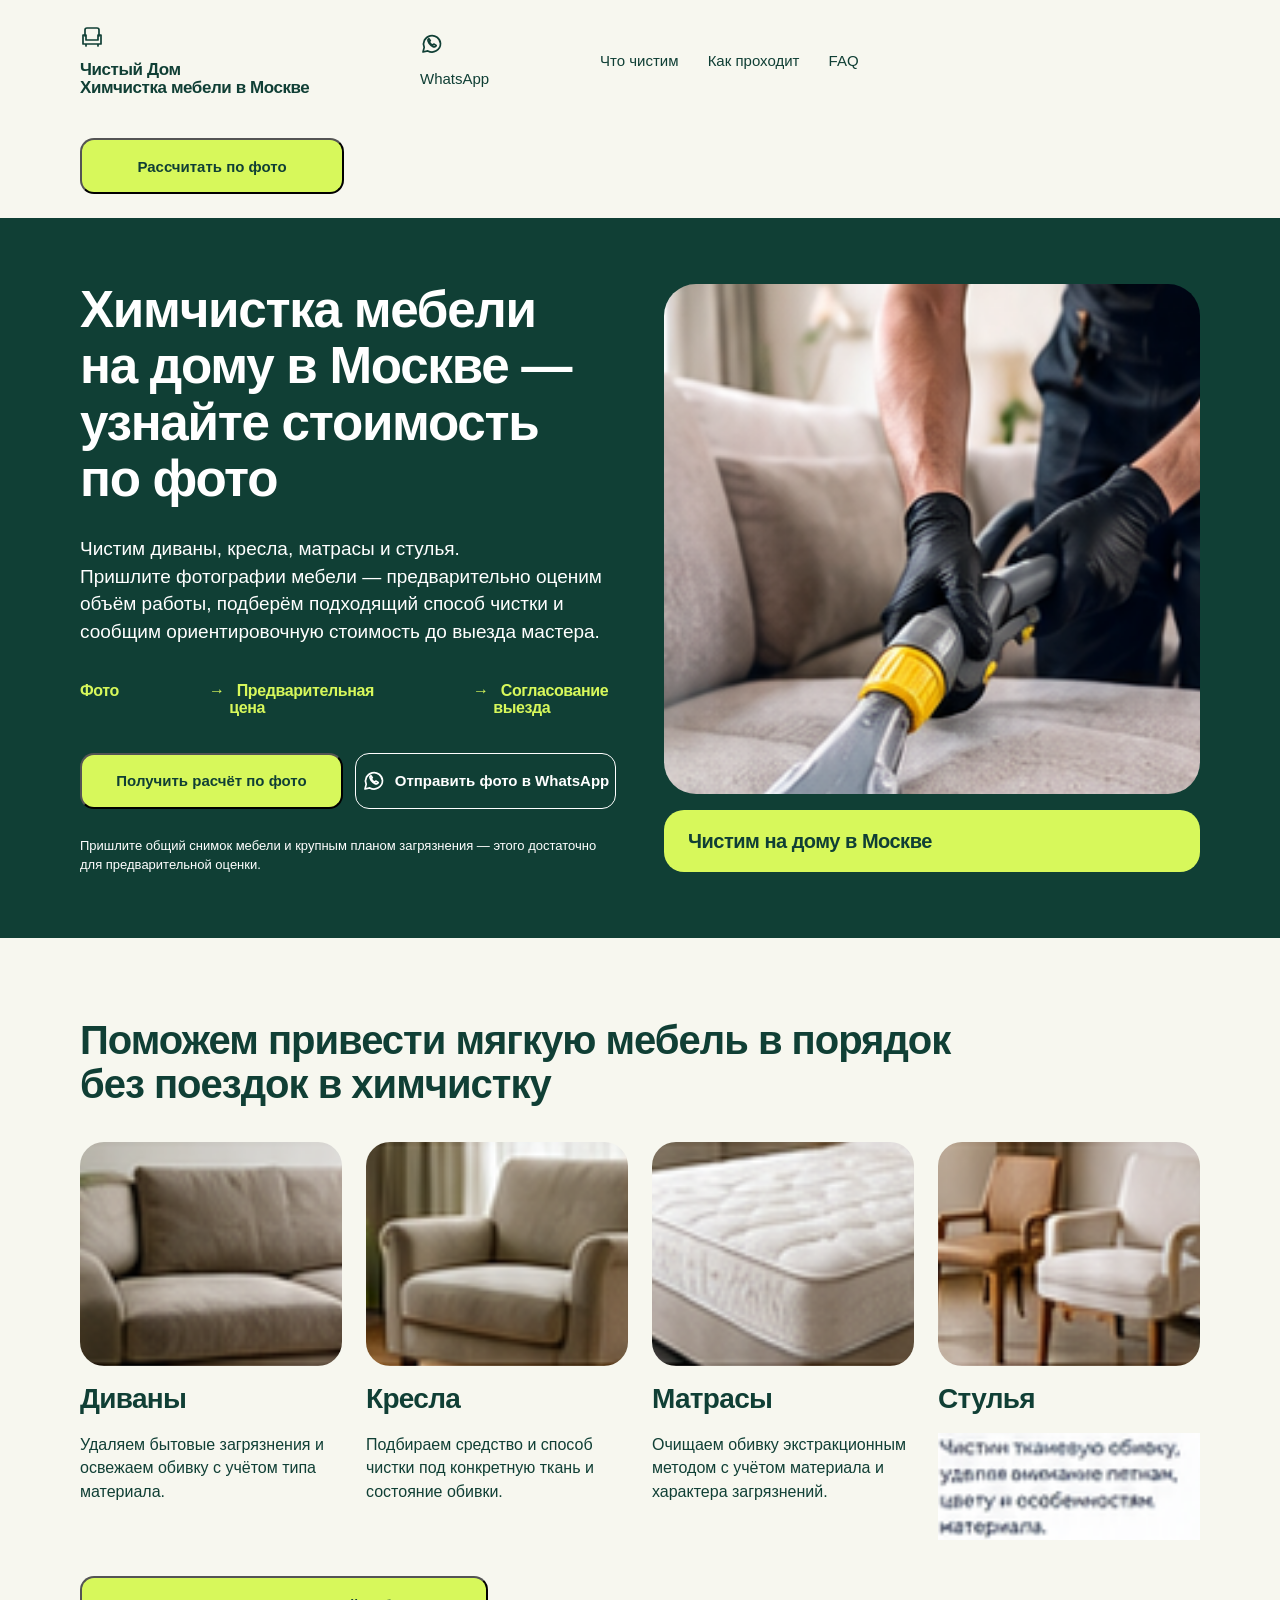
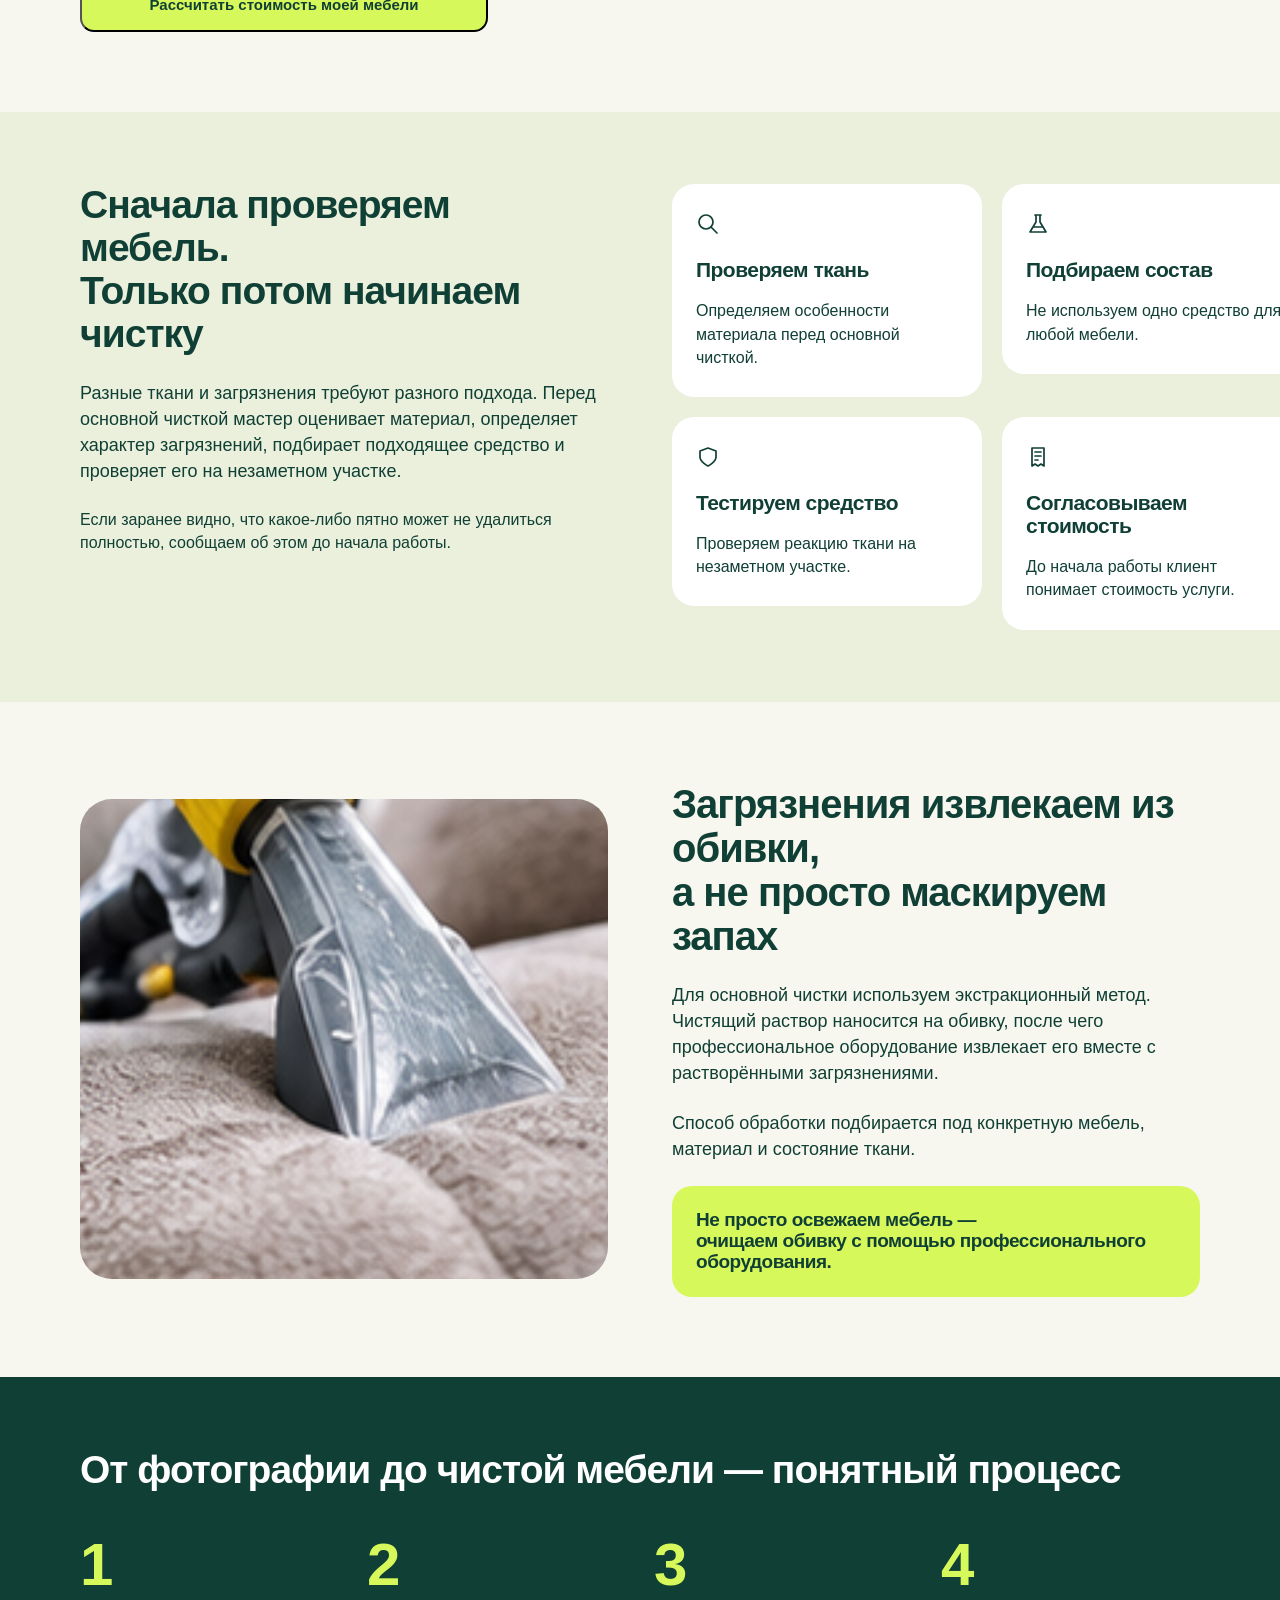
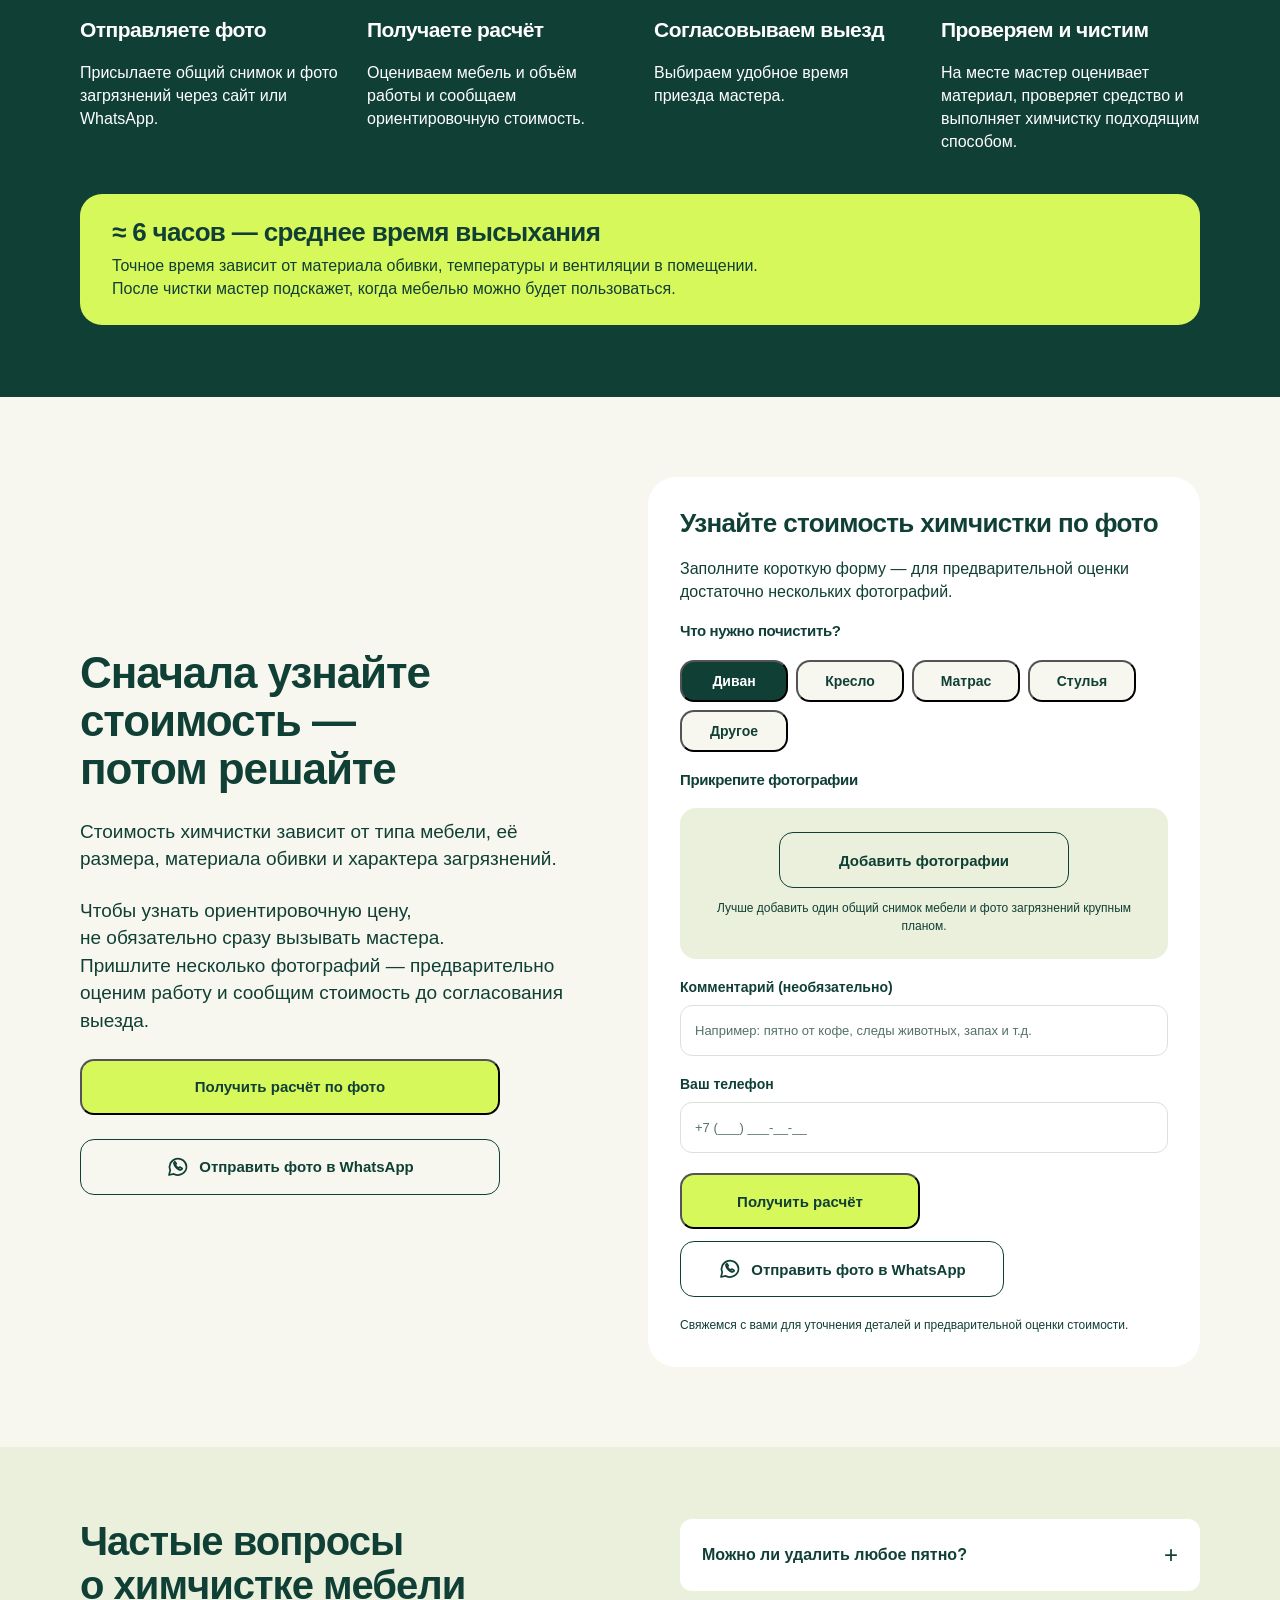
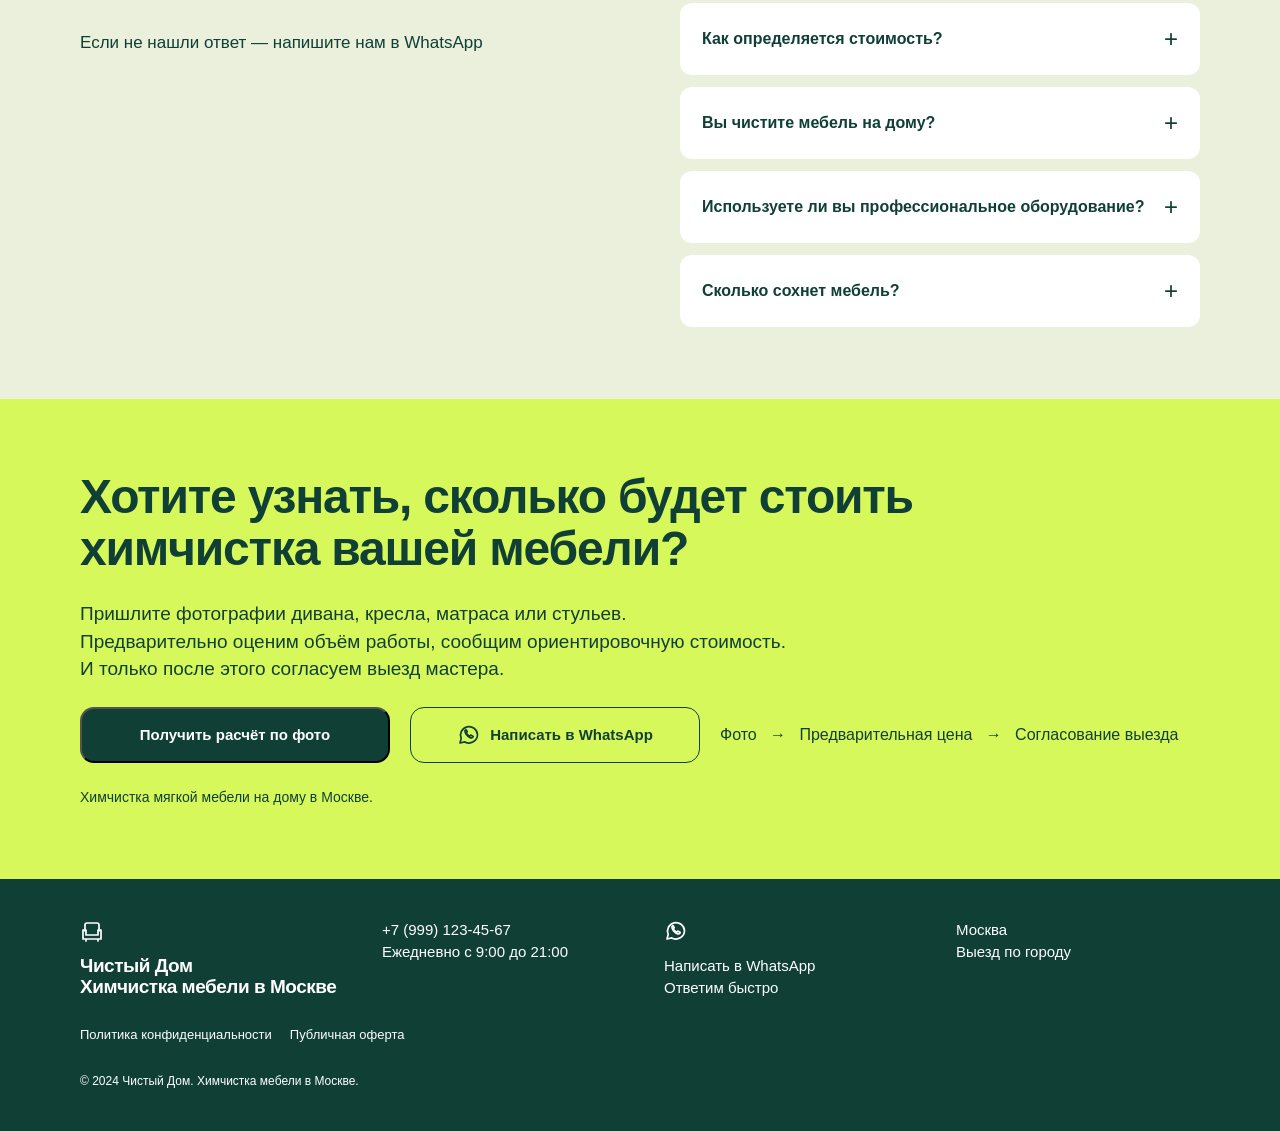
<file: index.html>
<!doctype html><html lang="ru"><meta charset="utf-8"><meta name="viewport" content="width=device-width,initial-scale=1"><title>Чистый Дом — перенос WordPress</title><link rel="stylesheet" href="landing.css"><style>body{margin:0}</style><div class="chisty-dom"><div data-key="desktop" data-type="frame" style="width: 1440px; flex: 0 0 auto; box-sizing: border-box; display: flex; flex-direction: column; gap: 0px; padding: 0px; background: transparent; border-radius: 0px; align-items: flex-start; max-width: 100%;" id="desktop"><div data-key="dnav" data-type="frame" style="width: 1440px; flex: 0 0 auto; box-sizing: border-box; display: flex; flex-direction: row; gap: 40px; padding: 24px 80px; background: rgb(247, 247, 239); border-radius: 0px; align-items: center; max-width: 100%;" id="dnav"><div data-key="dlogo" data-type="text" style="width: 300px; flex: 0 0 auto; box-sizing: border-box; font-size: 17px; font-weight: 750; line-height: 1.1; color: rgb(16, 63, 53); letter-spacing: -0.025em; white-space: pre-wrap; text-align: left; max-width: 100%;" id="dlogo"><div style="margin-bottom:8px"><svg width="24" height="24" viewBox="0 0 24 24" fill="none" stroke="#103F35" stroke-width="1.7" stroke-linecap="round" stroke-linejoin="round"><path d="M5 12V6a2 2 0 0 1 2-2h10a2 2 0 0 1 2 2v6M3 11h3v5h12v-5h3v9H3ZM6 20v2m12-2v2"></path></svg></div>Чистый Дом
Химчистка мебели в Москве</div><div data-key="dwa" data-type="text" style="width: 140px; flex: 0 0 auto; box-sizing: border-box; font-size: 15px; font-weight: 400; line-height: 1.45; color: rgb(16, 63, 53); letter-spacing: 0px; white-space: pre-wrap; text-align: left; max-width: 100%;" id="dwa"><div style="margin-bottom:6px"><svg width="24" height="24" viewBox="0 0 24 24" fill="none" stroke="#103F35" stroke-width="1.7" stroke-linecap="round" stroke-linejoin="round"><path d="M20.5 11.5a8.5 8.5 0 0 1-12.7 7.4L3 20l1.2-4.6A8.5 8.5 0 1 1 20.5 11.5Z"></path><path d="M8 7.5c-.8 2 2.2 5.7 4.7 6.9 1.8.9 3.1.2 3.5-1l-2.4-1.3-1 1c-1.7-.6-3-1.9-3.5-3.4l1-1L9 6.8Z"></path></svg></div>WhatsApp</div><div data-key="dmenu" data-type="text" style="width: 456px; flex: 0 0 auto; box-sizing: border-box; font-size: 15px; font-weight: 400; line-height: 1.45; color: rgb(16, 63, 53); letter-spacing: 0px; white-space: pre-wrap; text-align: left; max-width: 100%;" id="dmenu">Что чистим       Как проходит       FAQ</div><button data-key="dnavb" data-type="button" style="width: 264px; flex: 0 0 auto; box-sizing: border-box; height: 56px; display: flex; align-items: center; justify-content: center; gap: 9px; border-radius: 14px; background: rgb(215, 248, 91); color: rgb(16, 63, 53); font-size: 15px; font-weight: 600; white-space: nowrap; max-width: 100%;" id="dnavb" type="button"><span>Рассчитать по фото</span></button></div><div data-key="dhero" data-type="frame" style="width: 1440px; flex: 0 0 auto; box-sizing: border-box; display: flex; flex-direction: row; gap: 48px; padding: 64px 80px; background: rgb(16, 63, 53); border-radius: 0px; align-items: center; max-width: 100%;" id="dhero"><div data-key="dhleft" data-type="frame" style="width: 656px; flex: 0 0 auto; box-sizing: border-box; display: flex; flex-direction: column; gap: 28px; padding: 0px; background: transparent; border-radius: 0px; align-items: flex-start; max-width: 100%;" id="dhleft"><div data-key="dhh" data-type="text" style="width: 656px; flex: 0 0 auto; box-sizing: border-box; font-size: 56px; font-weight: 750; line-height: 1.1; color: rgb(255, 255, 255); letter-spacing: -0.025em; white-space: pre-wrap; text-align: left; max-width: 100%;" id="dhh">Химчистка мебели
на дому в Москве —
узнайте стоимость
по фото</div><div data-key="dhbody" data-type="text" style="width: 594px; flex: 0 0 auto; box-sizing: border-box; font-size: 19px; font-weight: 400; line-height: 1.45; color: rgb(255, 255, 255); letter-spacing: 0px; white-space: pre-wrap; text-align: left; max-width: 100%;" id="dhbody">Чистим диваны, кресла, матрасы и стулья.
Пришлите фотографии мебели — предварительно оценим объём работы, подберём подходящий способ чистки и сообщим ориентировочную стоимость до выезда мастера.</div><div data-key="dhsteps" data-type="frame" style="width: 610px; flex: 0 0 auto; box-sizing: border-box; display: flex; flex-direction: row; gap: 24px; padding: 8px 0px; background: transparent; border-radius: 0px; align-items: flex-start; max-width: 100%;" id="dhsteps"><div data-key="dhs1" data-type="text" style="width: 105px; flex: 0 0 auto; box-sizing: border-box; font-size: 16px; font-weight: 750; line-height: 1.1; color: rgb(215, 248, 91); letter-spacing: -0.025em; white-space: pre-wrap; text-align: left; max-width: 100%;" id="dhs1">Фото</div><div data-key="dhs2" data-type="text" style="width: 240px; flex: 0 0 auto; box-sizing: border-box; font-size: 16px; font-weight: 750; line-height: 1.1; color: rgb(215, 248, 91); letter-spacing: -0.025em; white-space: pre-wrap; text-align: left; max-width: 100%;" id="dhs2">→   Предварительная
     цена</div><div data-key="dhs3" data-type="text" style="width: 205px; flex: 0 0 auto; box-sizing: border-box; font-size: 16px; font-weight: 750; line-height: 1.1; color: rgb(215, 248, 91); letter-spacing: -0.025em; white-space: pre-wrap; text-align: left; max-width: 100%;" id="dhs3">→   Согласование
     выезда</div></div><div data-key="dhbuttons" data-type="frame" style="width: 656px; flex: 0 0 auto; box-sizing: border-box; display: flex; flex-direction: row; gap: 12px; padding: 0px; background: transparent; border-radius: 0px; align-items: flex-start; max-width: 100%;" id="dhbuttons"><button data-key="dhb1" data-type="button" style="width: 294px; flex: 0 0 auto; box-sizing: border-box; height: 56px; display: flex; align-items: center; justify-content: center; gap: 9px; border-radius: 14px; background: rgb(215, 248, 91); color: rgb(16, 63, 53); font-size: 15px; font-weight: 600; white-space: nowrap; max-width: 100%;" id="dhb1" type="button"><span>Получить расчёт по фото</span></button><button data-key="dhb2" data-type="button" style="width: 350px; flex: 0 0 auto; box-sizing: border-box; height: 56px; display: flex; align-items: center; justify-content: center; gap: 9px; border-radius: 14px; background: rgb(16, 63, 53); color: rgb(255, 255, 255); border: 1px solid; font-size: 15px; font-weight: 600; white-space: nowrap; max-width: 100%;" id="dhb2" type="button"><svg width="24" height="24" viewBox="0 0 24 24" fill="none" stroke="#FFFFFF" stroke-width="1.7" stroke-linecap="round" stroke-linejoin="round"><path d="M20.5 11.5a8.5 8.5 0 0 1-12.7 7.4L3 20l1.2-4.6A8.5 8.5 0 1 1 20.5 11.5Z"></path><path d="M8 7.5c-.8 2 2.2 5.7 4.7 6.9 1.8.9 3.1.2 3.5-1l-2.4-1.3-1 1c-1.7-.6-3-1.9-3.5-3.4l1-1L9 6.8Z"></path></svg><span>Отправить фото в WhatsApp</span></button></div><div data-key="dhcaption" data-type="text" style="width: 570px; flex: 0 0 auto; box-sizing: border-box; font-size: 13px; font-weight: 400; line-height: 1.45; color: rgb(255, 255, 255); letter-spacing: 0px; white-space: pre-wrap; text-align: left; max-width: 100%;" id="dhcaption">Пришлите общий снимок мебели и крупным планом загрязнения — этого достаточно для предварительной оценки.</div></div><div data-key="dhright" data-type="frame" style="width: 576px; flex: 0 0 auto; box-sizing: border-box; display: flex; flex-direction: column; gap: 16px; padding: 0px; background: transparent; border-radius: 0px; align-items: flex-start; max-width: 100%;" id="dhright"><div data-key="dhphoto" data-type="image" style="width: 576px; flex: 0 0 auto; box-sizing: border-box; height: 510px; overflow: hidden; position: relative; border-radius: 32px; max-width: 100%;" id="dhphoto"><img alt="Химчистка мебели" src="source.png" style="position:absolute;max-width:none;width:2022.127659574468px;height:4669.276595744681px;left:-821.1063829787234px;top:-115.11063829787236px"></div><div data-key="dhbadge" data-type="frame" style="width: 576px; flex: 0 0 auto; box-sizing: border-box; display: flex; flex-direction: column; gap: 0px; padding: 20px 24px; background: rgb(215, 248, 91); border-radius: 20px; align-items: flex-start; max-width: 100%;" id="dhbadge"><div data-key="dhbt" data-type="text" style="width: 528px; flex: 0 0 auto; box-sizing: border-box; font-size: 20px; font-weight: 750; line-height: 1.1; color: rgb(16, 63, 53); letter-spacing: -0.025em; white-space: pre-wrap; text-align: left; max-width: 100%;" id="dhbt">Чистим на дому в Москве</div></div></div></div><div data-key="dservices" data-type="frame" style="width: 1440px; flex: 0 0 auto; box-sizing: border-box; display: flex; flex-direction: column; gap: 36px; padding: 80px; background: transparent; border-radius: 0px; align-items: flex-start; max-width: 100%;" id="dservices"><div data-key="dservtitle" data-type="text" style="width: 1180px; flex: 0 0 auto; box-sizing: border-box; font-size: 40px; font-weight: 750; line-height: 1.1; color: rgb(16, 63, 53); letter-spacing: -0.025em; white-space: pre-wrap; text-align: left; max-width: 100%;" id="dservtitle">Поможем привести мягкую мебель в порядок
без поездок в химчистку</div><div data-key="dservrow" data-type="frame" style="width: 1280px; flex: 0 0 auto; box-sizing: border-box; display: flex; flex-direction: row; gap: 24px; padding: 0px; background: transparent; border-radius: 0px; align-items: flex-start; max-width: 100%;" id="dservrow"><div data-key="dc0" data-type="frame" style="width: 302px; flex: 0 0 auto; box-sizing: border-box; display: flex; flex-direction: column; gap: 18px; padding: 0px; background: transparent; border-radius: 0px; align-items: flex-start; max-width: 100%;" id="dc0"><div data-key="dci0" data-type="image" style="width: 302px; flex: 0 0 auto; box-sizing: border-box; height: 224px; overflow: hidden; position: relative; border-radius: 24px; max-width: 100%;" id="dci0"><img alt="Химчистка мебели" src="source.png" style="position:absolute;max-width:none;width:2843.0769230769224px;height:6564.923076923077px;left:-179.83076923076916px;top:-1547.323076923077px"></div><div data-key="dct0" data-type="text" style="width: 302px; flex: 0 0 auto; box-sizing: border-box; font-size: 28px; font-weight: 750; line-height: 1.1; color: rgb(16, 63, 53); letter-spacing: -0.025em; white-space: pre-wrap; text-align: left; max-width: 100%;" id="dct0">Диваны</div><div data-key="dcd0" data-type="text" style="width: 286px; flex: 0 0 auto; box-sizing: border-box; font-size: 16px; font-weight: 400; line-height: 1.45; color: rgb(16, 63, 53); letter-spacing: 0px; white-space: pre-wrap; text-align: left; max-width: 100%;" id="dcd0">Удаляем бытовые загрязнения и освежаем обивку с учётом типа материала.</div></div><div data-key="dc1" data-type="frame" style="width: 302px; flex: 0 0 auto; box-sizing: border-box; display: flex; flex-direction: column; gap: 18px; padding: 0px; background: transparent; border-radius: 0px; align-items: flex-start; max-width: 100%;" id="dc1"><div data-key="dci1" data-type="image" style="width: 302px; flex: 0 0 auto; box-sizing: border-box; height: 224px; overflow: hidden; position: relative; border-radius: 24px; max-width: 100%;" id="dci1"><img alt="Химчистка мебели" src="source.png" style="position:absolute;max-width:none;width:2843.0769230769224px;height:6564.923076923077px;left:-627.8307692307691px;top:-1547.323076923077px"></div><div data-key="dct1" data-type="text" style="width: 302px; flex: 0 0 auto; box-sizing: border-box; font-size: 28px; font-weight: 750; line-height: 1.1; color: rgb(16, 63, 53); letter-spacing: -0.025em; white-space: pre-wrap; text-align: left; max-width: 100%;" id="dct1">Кресла</div><div data-key="dcd1" data-type="text" style="width: 286px; flex: 0 0 auto; box-sizing: border-box; font-size: 16px; font-weight: 400; line-height: 1.45; color: rgb(16, 63, 53); letter-spacing: 0px; white-space: pre-wrap; text-align: left; max-width: 100%;" id="dcd1">Подбираем средство и способ чистки под конкретную ткань и состояние обивки.</div></div><div data-key="dc2" data-type="frame" style="width: 302px; flex: 0 0 auto; box-sizing: border-box; display: flex; flex-direction: column; gap: 18px; padding: 0px; background: transparent; border-radius: 0px; align-items: flex-start; max-width: 100%;" id="dc2"><div data-key="dci2" data-type="image" style="width: 302px; flex: 0 0 auto; box-sizing: border-box; height: 224px; overflow: hidden; position: relative; border-radius: 24px; max-width: 100%;" id="dci2"><img alt="Химчистка мебели" src="source.png" style="position:absolute;max-width:none;width:2843.0769230769224px;height:6564.923076923077px;left:-1072.3846153846152px;top:-1547.323076923077px"></div><div data-key="dct2" data-type="text" style="width: 302px; flex: 0 0 auto; box-sizing: border-box; font-size: 28px; font-weight: 750; line-height: 1.1; color: rgb(16, 63, 53); letter-spacing: -0.025em; white-space: pre-wrap; text-align: left; max-width: 100%;" id="dct2">Матрасы</div><div data-key="dcd2" data-type="text" style="width: 286px; flex: 0 0 auto; box-sizing: border-box; font-size: 16px; font-weight: 400; line-height: 1.45; color: rgb(16, 63, 53); letter-spacing: 0px; white-space: pre-wrap; text-align: left; max-width: 100%;" id="dcd2">Очищаем обивку экстракционным методом с учётом материала и характера загрязнений.</div></div><div data-key="dc3" data-type="frame" style="width: 302px; flex: 0 0 auto; box-sizing: border-box; display: flex; flex-direction: column; gap: 18px; padding: 0px; background: transparent; border-radius: 0px; align-items: flex-start; max-width: 100%;" id="dc3"><div data-key="dci3" data-type="image" style="width: 302px; flex: 0 0 auto; box-sizing: border-box; height: 224px; overflow: hidden; position: relative; border-radius: 24px; max-width: 100%;" id="dci3"><img alt="Химчистка мебели" src="source.png" style="position:absolute;max-width:none;width:2843.0769230769224px;height:6564.923076923077px;left:-1520.384615384615px;top:-1547.323076923077px"></div><div data-key="dct3" data-type="text" style="width: 302px; flex: 0 0 auto; box-sizing: border-box; font-size: 28px; font-weight: 750; line-height: 1.1; color: rgb(16, 63, 53); letter-spacing: -0.025em; white-space: pre-wrap; text-align: left; max-width: 100%;" id="dct3">Стулья</div><div data-key="dcd3" data-type="image" style="width: 286px; flex: 0 0 auto; box-sizing: border-box; height: 107px; overflow: hidden; position: relative; border-radius: 0px; max-width: 100%;" id="dcd3"><img alt="Химчистка мебели" src="source.png" style="position:absolute;max-width:none;width:2268.75px;height:5226.538461538462px;left:-1190.75px;top:-1470.5641025641025px"></div></div></div><button data-key="dservb" data-type="button" style="width: 408px; flex: 0 0 auto; box-sizing: border-box; height: 56px; display: flex; align-items: center; justify-content: center; gap: 9px; border-radius: 14px; background: rgb(215, 248, 91); color: rgb(16, 63, 53); font-size: 15px; font-weight: 600; white-space: nowrap; max-width: 100%;" id="dservb" type="button"><span>Рассчитать стоимость моей мебели</span></button></div><div data-key="dtrust" data-type="frame" style="width: 1440px; flex: 0 0 auto; box-sizing: border-box; display: flex; flex-direction: row; gap: 64px; padding: 72px 80px; background: rgb(234, 240, 220); border-radius: 0px; align-items: flex-start; max-width: 100%;" id="dtrust"><div data-key="dtleft" data-type="frame" style="width: 576px; flex: 0 0 auto; box-sizing: border-box; display: flex; flex-direction: column; gap: 24px; padding: 0px; background: transparent; border-radius: 0px; align-items: flex-start; max-width: 100%;" id="dtleft"><div data-key="dtth" data-type="text" style="width: 576px; flex: 0 0 auto; box-sizing: border-box; font-size: 39px; font-weight: 750; line-height: 1.1; color: rgb(16, 63, 53); letter-spacing: -0.025em; white-space: pre-wrap; text-align: left; max-width: 100%;" id="dtth">Сначала проверяем мебель.
Только потом начинаем чистку</div><div data-key="dttp" data-type="text" style="width: 560px; flex: 0 0 auto; box-sizing: border-box; font-size: 18px; font-weight: 400; line-height: 1.45; color: rgb(16, 63, 53); letter-spacing: 0px; white-space: pre-wrap; text-align: left; max-width: 100%;" id="dttp">Разные ткани и загрязнения требуют разного подхода. Перед основной чисткой мастер оценивает материал, определяет характер загрязнений, подбирает подходящее средство и проверяет его на незаметном участке.</div><div data-key="dttn" data-type="text" style="width: 560px; flex: 0 0 auto; box-sizing: border-box; font-size: 16px; font-weight: 400; line-height: 1.45; color: rgb(16, 63, 53); letter-spacing: 0px; white-space: pre-wrap; text-align: left; max-width: 100%;" id="dttn">Если заранее видно, что какое-либо пятно может не удалиться полностью, сообщаем об этом до начала работы.</div></div><div data-key="dtright" data-type="frame" style="width: 640px; flex: 0 0 auto; box-sizing: border-box; display: flex; flex-direction: column; gap: 20px; padding: 0px; background: transparent; border-radius: 0px; align-items: flex-start; max-width: 100%;" id="dtright"><div data-key="dtr0" data-type="frame" style="width: 640px; flex: 0 0 auto; box-sizing: border-box; display: flex; flex-direction: row; gap: 20px; padding: 0px; background: transparent; border-radius: 0px; align-items: flex-start; max-width: 100%;" id="dtr0"><div data-key="dtc0" data-type="frame" style="width: 310px; flex: 0 0 auto; box-sizing: border-box; display: flex; flex-direction: column; gap: 18px; padding: 28px 24px; background: rgb(255, 255, 255); border-radius: 22px; align-items: flex-start; max-width: 100%;" id="dtc0"><div data-key="dtct0" data-type="text" style="width: 262px; flex: 0 0 auto; box-sizing: border-box; font-size: 21px; font-weight: 750; line-height: 1.1; color: rgb(16, 63, 53); letter-spacing: -0.025em; white-space: pre-wrap; text-align: left; max-width: 100%;" id="dtct0"><div style="margin-bottom:18px"><svg width="24" height="24" viewBox="0 0 24 24" fill="none" stroke="#103F35" stroke-width="1.7" stroke-linecap="round" stroke-linejoin="round"><circle cx="10" cy="10" r="7"></circle><path d="m15 15 6 6"></path></svg></div>Проверяем ткань</div><div data-key="dtcb0" data-type="text" style="width: 262px; flex: 0 0 auto; box-sizing: border-box; font-size: 16px; font-weight: 400; line-height: 1.45; color: rgb(16, 63, 53); letter-spacing: 0px; white-space: pre-wrap; text-align: left; max-width: 100%;" id="dtcb0">Определяем особенности материала перед основной чисткой.</div></div><div data-key="dtc1" data-type="frame" style="width: 310px; flex: 0 0 auto; box-sizing: border-box; display: flex; flex-direction: column; gap: 18px; padding: 28px 24px; background: rgb(255, 255, 255); border-radius: 22px; align-items: flex-start; max-width: 100%;" id="dtc1"><div data-key="dtct1" data-type="text" style="width: 262px; flex: 0 0 auto; box-sizing: border-box; font-size: 21px; font-weight: 750; line-height: 1.1; color: rgb(16, 63, 53); letter-spacing: -0.025em; white-space: pre-wrap; text-align: left; max-width: 100%;" id="dtct1"><div style="margin-bottom:18px"><svg width="24" height="24" viewBox="0 0 24 24" fill="none" stroke="#103F35" stroke-width="1.7" stroke-linecap="round" stroke-linejoin="round"><path d="M9 3h6M10 3v7L4 20h16L14 10V3M8 15h8"></path></svg></div>Подбираем состав</div><div data-key="dtcb1" data-type="text" style="width: 262px; flex: 0 0 auto; box-sizing: border-box; font-size: 16px; font-weight: 400; line-height: 1.45; color: rgb(16, 63, 53); letter-spacing: 0px; white-space: pre-wrap; text-align: left; max-width: 100%;" id="dtcb1">Не используем одно средство для любой мебели.</div></div></div><div data-key="dtr1" data-type="frame" style="width: 640px; flex: 0 0 auto; box-sizing: border-box; display: flex; flex-direction: row; gap: 20px; padding: 0px; background: transparent; border-radius: 0px; align-items: flex-start; max-width: 100%;" id="dtr1"><div data-key="dtc2" data-type="frame" style="width: 310px; flex: 0 0 auto; box-sizing: border-box; display: flex; flex-direction: column; gap: 18px; padding: 28px 24px; background: rgb(255, 255, 255); border-radius: 22px; align-items: flex-start; max-width: 100%;" id="dtc2"><div data-key="dtct2" data-type="text" style="width: 262px; flex: 0 0 auto; box-sizing: border-box; font-size: 21px; font-weight: 750; line-height: 1.1; color: rgb(16, 63, 53); letter-spacing: -0.025em; white-space: pre-wrap; text-align: left; max-width: 100%;" id="dtct2"><div style="margin-bottom:18px"><svg width="24" height="24" viewBox="0 0 24 24" fill="none" stroke="#103F35" stroke-width="1.7" stroke-linecap="round" stroke-linejoin="round"><path d="m12 3 8 3v6c0 5-8 9-8 9S4 17 4 12V6Z"></path></svg></div>Тестируем средство</div><div data-key="dtcb2" data-type="text" style="width: 262px; flex: 0 0 auto; box-sizing: border-box; font-size: 16px; font-weight: 400; line-height: 1.45; color: rgb(16, 63, 53); letter-spacing: 0px; white-space: pre-wrap; text-align: left; max-width: 100%;" id="dtcb2">Проверяем реакцию ткани на незаметном участке.</div></div><div data-key="dtc3" data-type="frame" style="width: 310px; flex: 0 0 auto; box-sizing: border-box; display: flex; flex-direction: column; gap: 18px; padding: 28px 24px; background: rgb(255, 255, 255); border-radius: 22px; align-items: flex-start; max-width: 100%;" id="dtc3"><div data-key="dtct3" data-type="text" style="width: 262px; flex: 0 0 auto; box-sizing: border-box; font-size: 21px; font-weight: 750; line-height: 1.1; color: rgb(16, 63, 53); letter-spacing: -0.025em; white-space: pre-wrap; text-align: left; max-width: 100%;" id="dtct3"><div style="margin-bottom:18px"><svg width="24" height="24" viewBox="0 0 24 24" fill="none" stroke="#103F35" stroke-width="1.7" stroke-linecap="round" stroke-linejoin="round"><path d="M6 3h12v18l-3-2-3 2-3-2-3 2ZM9 7h6M9 11h6M9 15h3"></path></svg></div>Согласовываем стоимость</div><div data-key="dtcb3" data-type="text" style="width: 262px; flex: 0 0 auto; box-sizing: border-box; font-size: 16px; font-weight: 400; line-height: 1.45; color: rgb(16, 63, 53); letter-spacing: 0px; white-space: pre-wrap; text-align: left; max-width: 100%;" id="dtcb3">До начала работы клиент понимает стоимость услуги.</div></div></div></div></div><div data-key="dextract" data-type="frame" style="width: 1440px; flex: 0 0 auto; box-sizing: border-box; display: flex; flex-direction: row; gap: 64px; padding: 80px; background: transparent; border-radius: 0px; align-items: center; max-width: 100%;" id="dextract"><div data-key="deimage" data-type="image" style="width: 576px; flex: 0 0 auto; box-sizing: border-box; height: 480px; overflow: hidden; position: relative; border-radius: 32px; max-width: 100%;" id="deimage"><img alt="Химчистка мебели" src="source.png" style="position:absolute;max-width:none;width:2212.290502793296px;height:5108.379888268156px;left:-135.68715083798887px;top:-2268.603351955307px"></div><div data-key="deright" data-type="frame" style="width: 640px; flex: 0 0 auto; box-sizing: border-box; display: flex; flex-direction: column; gap: 24px; padding: 0px; background: transparent; border-radius: 0px; align-items: flex-start; max-width: 100%;" id="deright"><div data-key="deh" data-type="text" style="width: 640px; flex: 0 0 auto; box-sizing: border-box; font-size: 40px; font-weight: 750; line-height: 1.1; color: rgb(16, 63, 53); letter-spacing: -0.025em; white-space: pre-wrap; text-align: left; max-width: 100%;" id="deh">Загрязнения извлекаем из обивки,
а не просто маскируем запах</div><div data-key="dep" data-type="text" style="width: 625px; flex: 0 0 auto; box-sizing: border-box; font-size: 18px; font-weight: 400; line-height: 1.45; color: rgb(16, 63, 53); letter-spacing: 0px; white-space: pre-wrap; text-align: left; max-width: 100%;" id="dep">Для основной чистки используем экстракционный метод. Чистящий раствор наносится на обивку, после чего профессиональное оборудование извлекает его вместе с растворёнными загрязнениями.</div><div data-key="den" data-type="text" style="width: 625px; flex: 0 0 auto; box-sizing: border-box; font-size: 18px; font-weight: 400; line-height: 1.45; color: rgb(16, 63, 53); letter-spacing: 0px; white-space: pre-wrap; text-align: left; max-width: 100%;" id="den">Способ обработки подбирается под конкретную мебель, материал и состояние ткани.</div><div data-key="decall" data-type="frame" style="width: 640px; flex: 0 0 auto; box-sizing: border-box; display: flex; flex-direction: column; gap: 0px; padding: 24px; background: rgb(215, 248, 91); border-radius: 20px; align-items: flex-start; max-width: 100%;" id="decall"><div data-key="decallt" data-type="text" style="width: 592px; flex: 0 0 auto; box-sizing: border-box; font-size: 19px; font-weight: 750; line-height: 1.1; color: rgb(16, 63, 53); letter-spacing: -0.025em; white-space: pre-wrap; text-align: left; max-width: 100%;" id="decallt">Не просто освежаем мебель —
очищаем обивку с помощью профессионального оборудования.</div></div></div></div><div data-key="dprocess" data-type="frame" style="width: 1440px; flex: 0 0 auto; box-sizing: border-box; display: flex; flex-direction: column; gap: 40px; padding: 72px 80px; background: rgb(16, 63, 53); border-radius: 0px; align-items: flex-start; max-width: 100%;" id="dprocess"><div data-key="dph" data-type="text" style="width: 1240px; flex: 0 0 auto; box-sizing: border-box; font-size: 39px; font-weight: 750; line-height: 1.1; color: rgb(255, 255, 255); letter-spacing: -0.025em; white-space: pre-wrap; text-align: left; max-width: 100%;" id="dph">От фотографии до чистой мебели — понятный процесс</div><div data-key="dprow" data-type="frame" style="width: 1280px; flex: 0 0 auto; box-sizing: border-box; display: flex; flex-direction: row; gap: 28px; padding: 0px; background: transparent; border-radius: 0px; align-items: flex-start; max-width: 100%;" id="dprow"><div data-key="dp0" data-type="frame" style="width: 299px; flex: 0 0 auto; box-sizing: border-box; display: flex; flex-direction: column; gap: 20px; padding: 0px; background: transparent; border-radius: 0px; align-items: flex-start; max-width: 100%;" id="dp0"><div data-key="dpn0" data-type="text" style="width: 299px; flex: 0 0 auto; box-sizing: border-box; font-size: 60px; font-weight: 750; line-height: 1.1; color: rgb(215, 248, 91); letter-spacing: -0.025em; white-space: pre-wrap; text-align: left; max-width: 100%;" id="dpn0">1</div><div data-key="dpt0" data-type="text" style="width: 299px; flex: 0 0 auto; box-sizing: border-box; font-size: 21px; font-weight: 750; line-height: 1.1; color: rgb(255, 255, 255); letter-spacing: -0.025em; white-space: pre-wrap; text-align: left; max-width: 100%;" id="dpt0">Отправляете фото</div><div data-key="dpb0" data-type="text" style="width: 289px; flex: 0 0 auto; box-sizing: border-box; font-size: 16px; font-weight: 400; line-height: 1.45; color: rgb(255, 255, 255); letter-spacing: 0px; white-space: pre-wrap; text-align: left; max-width: 100%;" id="dpb0">Присылаете общий снимок и фото загрязнений через сайт или WhatsApp.</div></div><div data-key="dp1" data-type="frame" style="width: 299px; flex: 0 0 auto; box-sizing: border-box; display: flex; flex-direction: column; gap: 20px; padding: 0px; background: transparent; border-radius: 0px; align-items: flex-start; max-width: 100%;" id="dp1"><div data-key="dpn1" data-type="text" style="width: 299px; flex: 0 0 auto; box-sizing: border-box; font-size: 60px; font-weight: 750; line-height: 1.1; color: rgb(215, 248, 91); letter-spacing: -0.025em; white-space: pre-wrap; text-align: left; max-width: 100%;" id="dpn1">2</div><div data-key="dpt1" data-type="text" style="width: 299px; flex: 0 0 auto; box-sizing: border-box; font-size: 21px; font-weight: 750; line-height: 1.1; color: rgb(255, 255, 255); letter-spacing: -0.025em; white-space: pre-wrap; text-align: left; max-width: 100%;" id="dpt1">Получаете расчёт</div><div data-key="dpb1" data-type="text" style="width: 289px; flex: 0 0 auto; box-sizing: border-box; font-size: 16px; font-weight: 400; line-height: 1.45; color: rgb(255, 255, 255); letter-spacing: 0px; white-space: pre-wrap; text-align: left; max-width: 100%;" id="dpb1">Оцениваем мебель и объём работы и сообщаем ориентировочную стоимость.</div></div><div data-key="dp2" data-type="frame" style="width: 299px; flex: 0 0 auto; box-sizing: border-box; display: flex; flex-direction: column; gap: 20px; padding: 0px; background: transparent; border-radius: 0px; align-items: flex-start; max-width: 100%;" id="dp2"><div data-key="dpn2" data-type="text" style="width: 299px; flex: 0 0 auto; box-sizing: border-box; font-size: 60px; font-weight: 750; line-height: 1.1; color: rgb(215, 248, 91); letter-spacing: -0.025em; white-space: pre-wrap; text-align: left; max-width: 100%;" id="dpn2">3</div><div data-key="dpt2" data-type="text" style="width: 299px; flex: 0 0 auto; box-sizing: border-box; font-size: 21px; font-weight: 750; line-height: 1.1; color: rgb(255, 255, 255); letter-spacing: -0.025em; white-space: pre-wrap; text-align: left; max-width: 100%;" id="dpt2">Согласовываем выезд</div><div data-key="dpb2" data-type="text" style="width: 289px; flex: 0 0 auto; box-sizing: border-box; font-size: 16px; font-weight: 400; line-height: 1.45; color: rgb(255, 255, 255); letter-spacing: 0px; white-space: pre-wrap; text-align: left; max-width: 100%;" id="dpb2">Выбираем удобное время приезда мастера.</div></div><div data-key="dp3" data-type="frame" style="width: 299px; flex: 0 0 auto; box-sizing: border-box; display: flex; flex-direction: column; gap: 20px; padding: 0px; background: transparent; border-radius: 0px; align-items: flex-start; max-width: 100%;" id="dp3"><div data-key="dpn3" data-type="text" style="width: 299px; flex: 0 0 auto; box-sizing: border-box; font-size: 60px; font-weight: 750; line-height: 1.1; color: rgb(215, 248, 91); letter-spacing: -0.025em; white-space: pre-wrap; text-align: left; max-width: 100%;" id="dpn3">4</div><div data-key="dpt3" data-type="text" style="width: 299px; flex: 0 0 auto; box-sizing: border-box; font-size: 21px; font-weight: 750; line-height: 1.1; color: rgb(255, 255, 255); letter-spacing: -0.025em; white-space: pre-wrap; text-align: left; max-width: 100%;" id="dpt3">Проверяем и чистим</div><div data-key="dpb3" data-type="text" style="width: 289px; flex: 0 0 auto; box-sizing: border-box; font-size: 16px; font-weight: 400; line-height: 1.45; color: rgb(255, 255, 255); letter-spacing: 0px; white-space: pre-wrap; text-align: left; max-width: 100%;" id="dpb3">На месте мастер оценивает материал, проверяет средство и выполняет химчистку подходящим способом.</div></div></div><div data-key="dpdry" data-type="frame" style="width: 1280px; flex: 0 0 auto; box-sizing: border-box; display: flex; flex-direction: column; gap: 8px; padding: 24px 32px; background: rgb(215, 248, 91); border-radius: 22px; align-items: flex-start; max-width: 100%;" id="dpdry"><div data-key="dpdryh" data-type="text" style="width: 1216px; flex: 0 0 auto; box-sizing: border-box; font-size: 26px; font-weight: 750; line-height: 1.1; color: rgb(16, 63, 53); letter-spacing: -0.025em; white-space: pre-wrap; text-align: left; max-width: 100%;" id="dpdryh">≈ 6 часов — среднее время высыхания</div><div data-key="dpdryp" data-type="text" style="width: 1216px; flex: 0 0 auto; box-sizing: border-box; font-size: 16px; font-weight: 400; line-height: 1.45; color: rgb(16, 63, 53); letter-spacing: 0px; white-space: pre-wrap; text-align: left; max-width: 100%;" id="dpdryp">Точное время зависит от материала обивки, температуры и вентиляции в помещении.
После чистки мастер подскажет, когда мебелью можно будет пользоваться.</div></div></div><div data-key="dquote" data-type="frame" style="width: 1440px; flex: 0 0 auto; box-sizing: border-box; display: flex; flex-direction: row; gap: 80px; padding: 80px; background: transparent; border-radius: 0px; align-items: center; max-width: 100%;" id="dquote"><div data-key="dqleft" data-type="frame" style="width: 560px; flex: 0 0 auto; box-sizing: border-box; display: flex; flex-direction: column; gap: 24px; padding: 0px; background: transparent; border-radius: 0px; align-items: flex-start; max-width: 100%;" id="dqleft"><div data-key="dqh" data-type="text" style="width: 560px; flex: 0 0 auto; box-sizing: border-box; font-size: 44px; font-weight: 750; line-height: 1.1; color: rgb(16, 63, 53); letter-spacing: -0.025em; white-space: pre-wrap; text-align: left; max-width: 100%;" id="dqh">Сначала узнайте стоимость —
потом решайте</div><div data-key="dqp" data-type="text" style="width: 540px; flex: 0 0 auto; box-sizing: border-box; font-size: 19px; font-weight: 400; line-height: 1.45; color: rgb(16, 63, 53); letter-spacing: 0px; white-space: pre-wrap; text-align: left; max-width: 100%;" id="dqp">Стоимость химчистки зависит от типа мебели, её размера, материала обивки и характера загрязнений.</div><div data-key="dqp2" data-type="text" style="width: 540px; flex: 0 0 auto; box-sizing: border-box; font-size: 19px; font-weight: 400; line-height: 1.45; color: rgb(16, 63, 53); letter-spacing: 0px; white-space: pre-wrap; text-align: left; max-width: 100%;" id="dqp2">Чтобы узнать ориентировочную цену,
не обязательно сразу вызывать мастера.
Пришлите несколько фотографий — предварительно оценим работу и сообщим стоимость до согласования выезда.</div><button data-key="dqb1" data-type="button" style="width: 420px; flex: 0 0 auto; box-sizing: border-box; height: 56px; display: flex; align-items: center; justify-content: center; gap: 9px; border-radius: 14px; background: rgb(215, 248, 91); color: rgb(16, 63, 53); font-size: 15px; font-weight: 600; white-space: nowrap; max-width: 100%;" id="dqb1" type="button"><span>Получить расчёт по фото</span></button><button data-key="dqb2" data-type="button" style="width: 420px; flex: 0 0 auto; box-sizing: border-box; height: 56px; display: flex; align-items: center; justify-content: center; gap: 9px; border-radius: 14px; background: rgb(247, 247, 239); color: rgb(16, 63, 53); border: 1px solid; font-size: 15px; font-weight: 600; white-space: nowrap; max-width: 100%;" id="dqb2" type="button"><svg width="24" height="24" viewBox="0 0 24 24" fill="none" stroke="#103F35" stroke-width="1.7" stroke-linecap="round" stroke-linejoin="round"><path d="M20.5 11.5a8.5 8.5 0 0 1-12.7 7.4L3 20l1.2-4.6A8.5 8.5 0 1 1 20.5 11.5Z"></path><path d="M8 7.5c-.8 2 2.2 5.7 4.7 6.9 1.8.9 3.1.2 3.5-1l-2.4-1.3-1 1c-1.7-.6-3-1.9-3.5-3.4l1-1L9 6.8Z"></path></svg><span>Отправить фото в WhatsApp</span></button></div><div data-key="dqform" data-type="frame" style="width: 640px; flex: 0 0 auto; box-sizing: border-box; display: flex; flex-direction: column; gap: 20px; padding: 32px; background: rgb(255, 255, 255); border-radius: 28px; align-items: flex-start; max-width: 100%;" id="dqform"><div data-key="dqfh" data-type="text" style="width: 576px; flex: 0 0 auto; box-sizing: border-box; font-size: 26px; font-weight: 750; line-height: 1.1; color: rgb(16, 63, 53); letter-spacing: -0.025em; white-space: pre-wrap; text-align: left; max-width: 100%;" id="dqfh">Узнайте стоимость химчистки по фото</div><div data-key="dqfp" data-type="text" style="width: 576px; flex: 0 0 auto; box-sizing: border-box; font-size: 16px; font-weight: 400; line-height: 1.45; color: rgb(16, 63, 53); letter-spacing: 0px; white-space: pre-wrap; text-align: left; max-width: 100%;" id="dqfp">Заполните короткую форму — для предварительной оценки достаточно нескольких фотографий.</div><div data-key="dqfl" data-type="text" style="width: 576px; flex: 0 0 auto; box-sizing: border-box; font-size: 15px; font-weight: 750; line-height: 1.1; color: rgb(16, 63, 53); letter-spacing: -0.025em; white-space: pre-wrap; text-align: left; max-width: 100%;" id="dqfl">Что нужно почистить?</div><div data-key="dqchips" data-type="frame" style="width: 576px; flex: 0 0 auto; box-sizing: border-box; display: flex; flex-direction: row; gap: 8px; padding: 0px; background: transparent; border-radius: 0px; align-items: flex-start; max-width: 100%;" id="dqchips"><button data-key="dqchip0" data-type="button" style="width: 108px; flex: 0 0 auto; box-sizing: border-box; height: 42px; display: flex; align-items: center; justify-content: center; gap: 9px; border-radius: 14px; background: rgb(16, 63, 53); color: rgb(255, 255, 255); font-size: 14px; font-weight: 600; white-space: nowrap; max-width: 100%;" id="dqchip0" type="button"><span>Диван</span></button><button data-key="dqchip1" data-type="button" style="width: 108px; flex: 0 0 auto; box-sizing: border-box; height: 42px; display: flex; align-items: center; justify-content: center; gap: 9px; border-radius: 14px; background: rgb(247, 247, 239); color: rgb(16, 63, 53); font-size: 14px; font-weight: 600; white-space: nowrap; max-width: 100%;" id="dqchip1" type="button"><span>Кресло</span></button><button data-key="dqchip2" data-type="button" style="width: 108px; flex: 0 0 auto; box-sizing: border-box; height: 42px; display: flex; align-items: center; justify-content: center; gap: 9px; border-radius: 14px; background: rgb(247, 247, 239); color: rgb(16, 63, 53); font-size: 14px; font-weight: 600; white-space: nowrap; max-width: 100%;" id="dqchip2" type="button"><span>Матрас</span></button><button data-key="dqchip3" data-type="button" style="width: 108px; flex: 0 0 auto; box-sizing: border-box; height: 42px; display: flex; align-items: center; justify-content: center; gap: 9px; border-radius: 14px; background: rgb(247, 247, 239); color: rgb(16, 63, 53); font-size: 14px; font-weight: 600; white-space: nowrap; max-width: 100%;" id="dqchip3" type="button"><span>Стулья</span></button><button data-key="dqchip4" data-type="button" style="width: 108px; flex: 0 0 auto; box-sizing: border-box; height: 42px; display: flex; align-items: center; justify-content: center; gap: 9px; border-radius: 14px; background: rgb(247, 247, 239); color: rgb(16, 63, 53); font-size: 14px; font-weight: 600; white-space: nowrap; max-width: 100%;" id="dqchip4" type="button"><span>Другое</span></button></div><div data-key="dqfphoto" data-type="text" style="width: 576px; flex: 0 0 auto; box-sizing: border-box; font-size: 15px; font-weight: 750; line-height: 1.1; color: rgb(16, 63, 53); letter-spacing: -0.025em; white-space: pre-wrap; text-align: left; max-width: 100%;" id="dqfphoto">Прикрепите фотографии</div><div data-key="dqupload" data-type="frame" style="width: 576px; flex: 0 0 auto; box-sizing: border-box; display: flex; flex-direction: column; gap: 12px; padding: 24px 20px; background: rgb(234, 240, 220); border-radius: 16px; align-items: center; max-width: 100%;" id="dqupload"><button data-key="dqupb" data-type="button" style="width: 290px; flex: 0 0 auto; box-sizing: border-box; height: 56px; display: flex; align-items: center; justify-content: center; gap: 9px; border-radius: 14px; background: rgb(234, 240, 220); color: rgb(16, 63, 53); border: 1px solid; font-size: 15px; font-weight: 600; white-space: nowrap; max-width: 100%;" id="dqupb" type="button"><span>Добавить фотографии</span></button><div data-key="dqupn" data-type="text" style="width: 536px; flex: 0 0 auto; box-sizing: border-box; font-size: 12px; font-weight: 400; line-height: 1.45; color: rgb(16, 63, 53); letter-spacing: 0px; white-space: pre-wrap; text-align: center; max-width: 100%;" id="dqupn">Лучше добавить один общий снимок мебели и фото загрязнений крупным планом.</div></div><div data-key="dqcomment" data-type="input" style="width: 576px; flex: 0 0 auto; box-sizing: border-box; font-size: 14px; color: rgb(16, 63, 53); max-width: 100%;" id="dqcomment"><div style="margin-bottom:10px;font-weight:600">Комментарий (необязательно)</div><div style="border:1px solid #D8E2D6;border-radius:12px;padding:17px 14px;font-size:13px;color:#547169">Например: пятно от кофе, следы животных, запах и т.д.</div></div><div data-key="dqphone" data-type="input" style="width: 576px; flex: 0 0 auto; box-sizing: border-box; font-size: 14px; color: rgb(16, 63, 53); max-width: 100%;" id="dqphone"><div style="margin-bottom:10px;font-weight:600">Ваш телефон</div><div style="border:1px solid #D8E2D6;border-radius:12px;padding:17px 14px;font-size:13px;color:#547169">+7 (___) ___-__-__</div></div><div data-key="dqactions" data-type="frame" style="width: 576px; flex: 0 0 auto; box-sizing: border-box; display: flex; flex-direction: row; gap: 12px; padding: 0px; background: transparent; border-radius: 0px; align-items: flex-start; max-width: 100%;" id="dqactions"><button data-key="dqsubmit" data-type="button" style="width: 240px; flex: 0 0 auto; box-sizing: border-box; height: 56px; display: flex; align-items: center; justify-content: center; gap: 9px; border-radius: 14px; background: rgb(215, 248, 91); color: rgb(16, 63, 53); font-size: 15px; font-weight: 600; white-space: nowrap; max-width: 100%;" id="dqsubmit" type="button"><span>Получить расчёт</span></button><button data-key="dqwa" data-type="button" style="width: 324px; flex: 0 0 auto; box-sizing: border-box; height: 56px; display: flex; align-items: center; justify-content: center; gap: 9px; border-radius: 14px; background: rgb(255, 255, 255); color: rgb(16, 63, 53); border: 1px solid; font-size: 15px; font-weight: 600; white-space: nowrap; max-width: 100%;" id="dqwa" type="button"><svg width="24" height="24" viewBox="0 0 24 24" fill="none" stroke="#103F35" stroke-width="1.7" stroke-linecap="round" stroke-linejoin="round"><path d="M20.5 11.5a8.5 8.5 0 0 1-12.7 7.4L3 20l1.2-4.6A8.5 8.5 0 1 1 20.5 11.5Z"></path><path d="M8 7.5c-.8 2 2.2 5.7 4.7 6.9 1.8.9 3.1.2 3.5-1l-2.4-1.3-1 1c-1.7-.6-3-1.9-3.5-3.4l1-1L9 6.8Z"></path></svg><span>Отправить фото в WhatsApp</span></button></div><div data-key="dqconsent" data-type="text" style="width: 576px; flex: 0 0 auto; box-sizing: border-box; font-size: 12px; font-weight: 400; line-height: 1.45; color: rgb(16, 63, 53); letter-spacing: 0px; white-space: pre-wrap; text-align: left; max-width: 100%;" id="dqconsent">Свяжемся с вами для уточнения деталей и предварительной оценки стоимости.</div></div></div><div data-key="dfaq" data-type="frame" style="width: 1440px; flex: 0 0 auto; box-sizing: border-box; display: flex; flex-direction: row; gap: 80px; padding: 72px 80px; background: rgb(234, 240, 220); border-radius: 0px; align-items: flex-start; max-width: 100%;" id="dfaq"><div data-key="dfaqleft" data-type="frame" style="width: 480px; flex: 0 0 auto; box-sizing: border-box; display: flex; flex-direction: column; gap: 24px; padding: 0px; background: transparent; border-radius: 0px; align-items: flex-start; max-width: 100%;" id="dfaqleft"><div data-key="dfaqh" data-type="text" style="width: 480px; flex: 0 0 auto; box-sizing: border-box; font-size: 40px; font-weight: 750; line-height: 1.1; color: rgb(16, 63, 53); letter-spacing: -0.025em; white-space: pre-wrap; text-align: left; max-width: 100%;" id="dfaqh">Частые вопросы
о химчистке мебели</div><div data-key="dfaqp" data-type="text" style="width: 450px; flex: 0 0 auto; box-sizing: border-box; font-size: 17px; font-weight: 400; line-height: 1.45; color: rgb(16, 63, 53); letter-spacing: 0px; white-space: pre-wrap; text-align: left; max-width: 100%;" id="dfaqp">Если не нашли ответ — напишите нам в WhatsApp</div></div><div data-key="dfaqright" data-type="frame" style="width: 720px; flex: 0 0 auto; box-sizing: border-box; display: flex; flex-direction: column; gap: 12px; padding: 0px; background: transparent; border-radius: 0px; align-items: flex-start; max-width: 100%;" id="dfaqright"><div data-key="dfa0" data-type="faq" style="width: 720px; flex: 0 0 auto; box-sizing: border-box; min-height: 72px; background: white; border-radius: 12px; padding: 22px; display: flex; align-items: center; gap: 14px; color: rgb(16, 63, 53); font-size: 16px; font-weight: 600; max-width: 100%;" id="dfa0"><span style="flex:1">Можно ли удалить любое пятно?</span><span style="font-size:24px;font-weight:400">+</span></div><div data-key="dfa1" data-type="faq" style="width: 720px; flex: 0 0 auto; box-sizing: border-box; min-height: 72px; background: white; border-radius: 12px; padding: 22px; display: flex; align-items: center; gap: 14px; color: rgb(16, 63, 53); font-size: 16px; font-weight: 600; max-width: 100%;" id="dfa1"><span style="flex:1">Как определяется стоимость?</span><span style="font-size:24px;font-weight:400">+</span></div><div data-key="dfa2" data-type="faq" style="width: 720px; flex: 0 0 auto; box-sizing: border-box; min-height: 72px; background: white; border-radius: 12px; padding: 22px; display: flex; align-items: center; gap: 14px; color: rgb(16, 63, 53); font-size: 16px; font-weight: 600; max-width: 100%;" id="dfa2"><span style="flex:1">Вы чистите мебель на дому?</span><span style="font-size:24px;font-weight:400">+</span></div><div data-key="dfa3" data-type="faq" style="width: 720px; flex: 0 0 auto; box-sizing: border-box; min-height: 72px; background: white; border-radius: 12px; padding: 22px; display: flex; align-items: center; gap: 14px; color: rgb(16, 63, 53); font-size: 16px; font-weight: 600; max-width: 100%;" id="dfa3"><span style="flex:1">Используете ли вы профессиональное оборудование?</span><span style="font-size:24px;font-weight:400">+</span></div><div data-key="dfa4" data-type="faq" style="width: 720px; flex: 0 0 auto; box-sizing: border-box; min-height: 72px; background: white; border-radius: 12px; padding: 22px; display: flex; align-items: center; gap: 14px; color: rgb(16, 63, 53); font-size: 16px; font-weight: 600; max-width: 100%;" id="dfa4"><span style="flex:1">Сколько сохнет мебель?</span><span style="font-size:24px;font-weight:400">+</span></div></div></div><div data-key="dfinal" data-type="frame" style="width: 1440px; flex: 0 0 auto; box-sizing: border-box; display: flex; flex-direction: column; gap: 24px; padding: 72px 80px; background: rgb(215, 248, 91); border-radius: 0px; align-items: flex-start; max-width: 100%;" id="dfinal"><div data-key="dfh" data-type="text" style="width: 1180px; flex: 0 0 auto; box-sizing: border-box; font-size: 48px; font-weight: 750; line-height: 1.1; color: rgb(16, 63, 53); letter-spacing: -0.025em; white-space: pre-wrap; text-align: left; max-width: 100%;" id="dfh">Хотите узнать, сколько будет стоить
химчистка вашей мебели?</div><div data-key="dfp" data-type="text" style="width: 1080px; flex: 0 0 auto; box-sizing: border-box; font-size: 19px; font-weight: 400; line-height: 1.45; color: rgb(16, 63, 53); letter-spacing: 0px; white-space: pre-wrap; text-align: left; max-width: 100%;" id="dfp">Пришлите фотографии дивана, кресла, матраса или стульев.
Предварительно оценим объём работы, сообщим ориентировочную стоимость.
И только после этого согласуем выезд мастера.</div><div data-key="dfrow" data-type="frame" style="width: 1280px; flex: 0 0 auto; box-sizing: border-box; display: flex; flex-direction: row; gap: 20px; padding: 0px; background: transparent; border-radius: 0px; align-items: center; max-width: 100%;" id="dfrow"><button data-key="dfb1" data-type="button" style="width: 310px; flex: 0 0 auto; box-sizing: border-box; height: 56px; display: flex; align-items: center; justify-content: center; gap: 9px; border-radius: 14px; background: rgb(16, 63, 53); color: rgb(255, 255, 255); font-size: 15px; font-weight: 600; white-space: nowrap; max-width: 100%;" id="dfb1" type="button"><span>Получить расчёт по фото</span></button><button data-key="dfb2" data-type="button" style="width: 290px; flex: 0 0 auto; box-sizing: border-box; height: 56px; display: flex; align-items: center; justify-content: center; gap: 9px; border-radius: 14px; background: rgb(215, 248, 91); color: rgb(16, 63, 53); border: 1px solid; font-size: 15px; font-weight: 600; white-space: nowrap; max-width: 100%;" id="dfb2" type="button"><svg width="24" height="24" viewBox="0 0 24 24" fill="none" stroke="#103F35" stroke-width="1.7" stroke-linecap="round" stroke-linejoin="round"><path d="M20.5 11.5a8.5 8.5 0 0 1-12.7 7.4L3 20l1.2-4.6A8.5 8.5 0 1 1 20.5 11.5Z"></path><path d="M8 7.5c-.8 2 2.2 5.7 4.7 6.9 1.8.9 3.1.2 3.5-1l-2.4-1.3-1 1c-1.7-.6-3-1.9-3.5-3.4l1-1L9 6.8Z"></path></svg><span>Написать в WhatsApp</span></button><div data-key="dfsteps" data-type="text" style="width: 620px; flex: 0 0 auto; box-sizing: border-box; font-size: 16px; font-weight: 400; line-height: 1.45; color: rgb(16, 63, 53); letter-spacing: 0px; white-space: pre-wrap; text-align: left; max-width: 100%;" id="dfsteps">Фото   →   Предварительная цена   →   Согласование выезда</div></div><div data-key="dfnote" data-type="text" style="width: 1280px; flex: 0 0 auto; box-sizing: border-box; font-size: 14px; font-weight: 400; line-height: 1.45; color: rgb(16, 63, 53); letter-spacing: 0px; white-space: pre-wrap; text-align: left; max-width: 100%;" id="dfnote">Химчистка мягкой мебели на дому в Москве.</div></div><div data-key="dfooter" data-type="frame" style="width: 1440px; flex: 0 0 auto; box-sizing: border-box; display: flex; flex-direction: column; gap: 28px; padding: 40px 80px; background: rgb(16, 63, 53); border-radius: 0px; align-items: flex-start; max-width: 100%;" id="dfooter"><div data-key="dfootrow" data-type="frame" style="width: 1280px; flex: 0 0 auto; box-sizing: border-box; display: flex; flex-direction: row; gap: 32px; padding: 0px; background: transparent; border-radius: 0px; align-items: flex-start; max-width: 100%;" id="dfootrow"><div data-key="dflogo" data-type="text" style="width: 270px; flex: 0 0 auto; box-sizing: border-box; font-size: 19px; font-weight: 750; line-height: 1.1; color: rgb(255, 255, 255); letter-spacing: -0.025em; white-space: pre-wrap; text-align: left; max-width: 100%;" id="dflogo"><div style="margin-bottom:8px"><svg width="24" height="24" viewBox="0 0 24 24" fill="none" stroke="#FFFFFF" stroke-width="1.7" stroke-linecap="round" stroke-linejoin="round"><path d="M5 12V6a2 2 0 0 1 2-2h10a2 2 0 0 1 2 2v6M3 11h3v5h12v-5h3v9H3ZM6 20v2m12-2v2"></path></svg></div>Чистый Дом
Химчистка мебели в Москве</div><div data-key="dfphone" data-type="text" style="width: 250px; flex: 0 0 auto; box-sizing: border-box; font-size: 15px; font-weight: 400; line-height: 1.45; color: rgb(255, 255, 255); letter-spacing: 0px; white-space: pre-wrap; text-align: left; max-width: 100%;" id="dfphone">+7 (999) 123-45-67
Ежедневно с 9:00 до 21:00</div><div data-key="dfwhats" data-type="text" style="width: 260px; flex: 0 0 auto; box-sizing: border-box; font-size: 15px; font-weight: 400; line-height: 1.45; color: rgb(255, 255, 255); letter-spacing: 0px; white-space: pre-wrap; text-align: left; max-width: 100%;" id="dfwhats"><div style="margin-bottom:6px"><svg width="24" height="24" viewBox="0 0 24 24" fill="none" stroke="#FFFFFF" stroke-width="1.7" stroke-linecap="round" stroke-linejoin="round"><path d="M20.5 11.5a8.5 8.5 0 0 1-12.7 7.4L3 20l1.2-4.6A8.5 8.5 0 1 1 20.5 11.5Z"></path><path d="M8 7.5c-.8 2 2.2 5.7 4.7 6.9 1.8.9 3.1.2 3.5-1l-2.4-1.3-1 1c-1.7-.6-3-1.9-3.5-3.4l1-1L9 6.8Z"></path></svg></div>Написать в WhatsApp
Ответим быстро</div><div data-key="dfmoscow" data-type="text" style="width: 150px; flex: 0 0 auto; box-sizing: border-box; font-size: 15px; font-weight: 400; line-height: 1.45; color: rgb(255, 255, 255); letter-spacing: 0px; white-space: pre-wrap; text-align: left; max-width: 100%;" id="dfmoscow">Москва
Выезд по городу</div></div><div data-key="dflegal" data-type="text" style="width: 1280px; flex: 0 0 auto; box-sizing: border-box; font-size: 13px; font-weight: 400; line-height: 1.45; color: rgb(255, 255, 255); letter-spacing: 0px; white-space: pre-wrap; text-align: left; max-width: 100%;" id="dflegal">Политика конфиденциальности     Публичная оферта</div><div data-key="dfcopy" data-type="text" style="width: 1280px; flex: 0 0 auto; box-sizing: border-box; font-size: 12px; font-weight: 400; line-height: 1.45; color: rgb(255, 255, 255); letter-spacing: 0px; white-space: pre-wrap; text-align: left; max-width: 100%;" id="dfcopy">© 2024 Чистый Дом. Химчистка мебели в Москве.</div></div></div></div></html>
</file>
<file: landing.css>
.chisty-dom{font-family:'Segoe UI',Arial,sans-serif;color:#103f35;background:#f7f7ef;max-width:1440px;margin:auto}.chisty-dom *{box-sizing:border-box}.chisty-dom button{font-family:inherit;cursor:pointer}.chisty-dom svg{flex:none}.chisty-dom [data-type="text"]{overflow-wrap:break-word}.chisty-dom img{max-width:none!important}.chisty-dom #desktop{width:100%!important}.chisty-dom #desktop>div{width:100%!important}.chisty-dom #dnav{flex-wrap:wrap}.chisty-dom #dhero>div,.chisty-dom #dtrust>div,.chisty-dom #dextract>div,.chisty-dom #dquote>div,.chisty-dom #dfaq>div{flex:1!important;min-width:0}.chisty-dom #dservrow>div,.chisty-dom #dprow>div{flex:1!important;min-width:0}.chisty-dom #dhbuttons,.chisty-dom #dqactions,.chisty-dom #dfrow,.chisty-dom #dfootrow,.chisty-dom #dqchips{flex-wrap:wrap}.chisty-dom #dhbuttons>button{flex:1!important;min-width:240px}.chisty-dom #dfsteps{flex:1!important;min-width:240px}.chisty-dom #dhh{font-size:clamp(32px,4vw,56px)!important}@media(max-width:1000px){.chisty-dom #desktop>div{padding-left:32px!important;padding-right:32px!important}.chisty-dom #dtrust,.chisty-dom #dquote,.chisty-dom #dfaq{flex-direction:column!important}.chisty-dom #dtrust>div,.chisty-dom #dquote>div,.chisty-dom #dfaq>div{width:100%!important}.chisty-dom #dhsteps{flex-wrap:wrap}.chisty-dom #dmenu{display:none}}@media(max-width:700px){.chisty-dom #desktop>div{padding:36px 24px!important;gap:24px!important}.chisty-dom #dhero,.chisty-dom #dextract{flex-direction:column!important}.chisty-dom #dhero>div,.chisty-dom #dextract>div{width:100%!important}.chisty-dom #dservrow{display:grid!important;grid-template-columns:1fr 1fr;gap:16px!important}.chisty-dom #dservrow>div{width:100%!important}.chisty-dom #dprow{flex-direction:column!important}.chisty-dom #dprow>div{width:100%!important}.chisty-dom #dservrow [data-type="image"]{height:140px!important}.chisty-dom #dtr0,.chisty-dom #dtr1{flex-direction:column!important}.chisty-dom #dtr0>div,.chisty-dom #dtr1>div{width:100%!important}.chisty-dom #dqform{padding:24px!important}.chisty-dom [data-type="button"]{white-space:normal!important;text-align:center}.chisty-dom #dhbuttons>button{min-width:0;width:100%!important;flex:auto!important}.chisty-dom #dhbuttons{flex-direction:column!important}.chisty-dom #dservtitle,.chisty-dom #dtth,.chisty-dom #deh,.chisty-dom #dph,.chisty-dom #dqh,.chisty-dom #dfaqh,.chisty-dom #dfh{font-size:30px!important}.chisty-dom #dnav{padding:20px 24px!important}.chisty-dom #dlogo{width:auto!important}.chisty-dom #dnavb{width:100%!important}.chisty-dom #dhphoto{height:320px!important}.chisty-dom #dhbadge{width:100%!important}}
</file>
